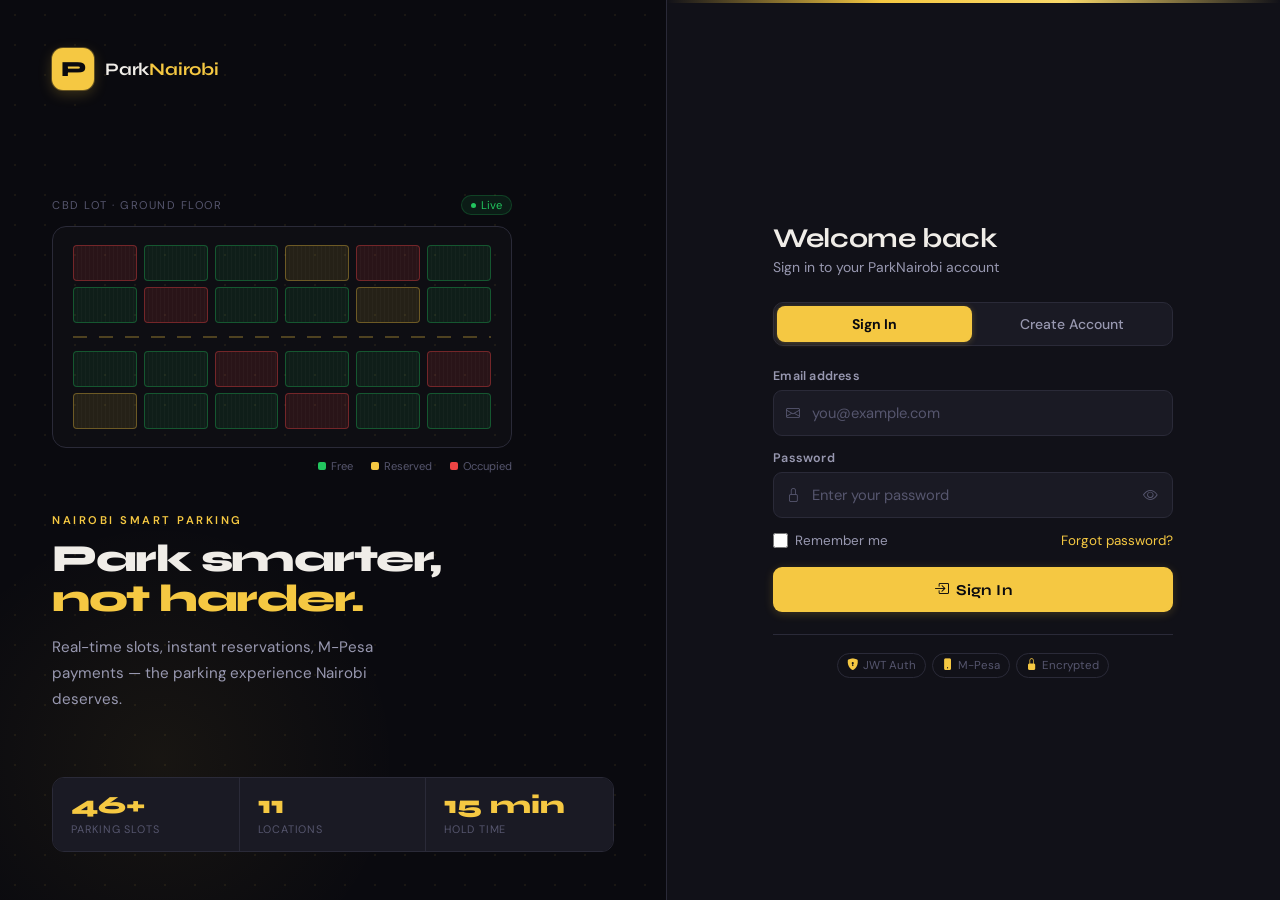
<file: index.html>
<!DOCTYPE html>
<html lang="en">
<head>
    <meta charset="UTF-8">
    <meta name="viewport" content="width=device-width, initial-scale=1.0">
    <title>ParkNairobi – Sign In</title>
    <link href="https://fonts.googleapis.com/css2?family=Syne:wght@400;600;700;800&family=DM+Sans:wght@300;400;500;600&display=swap" rel="stylesheet">
    <link href="https://cdn.jsdelivr.net/npm/bootstrap-icons@1.11.0/font/bootstrap-icons.css" rel="stylesheet">
    <style>
    /* ─── Design Tokens ─────────────────────────────────────────── */
    :root {
        --gold:      #F5C842;
        --gold-dim:  rgba(245,200,66,0.10);
        --gold-ring: rgba(245,200,66,0.22);

        --ink:       #0A0A0F;
        --surf:      #111118;
        --surf2:     #1A1A24;
        --surf3:     #22222F;

        --bdr:       #2a2a38;
        --bdr2:      #363648;

        --txt:       #F0EDE8;
        --txt2:      #9898B0;
        --txt3:      #56566e;

        --green:     #22c55e;
        --green-dim: rgba(34,197,94,0.10);
        --red:       #ef4444;
        --red-dim:   rgba(239,68,68,0.10);
        --amber:     #f59e0b;
    }

    /* ─── Reset ─────────────────────────────────────────────────── */
    *, *::before, *::after { margin: 0; padding: 0; box-sizing: border-box; }
    html { font-size: 16px; }
    body {
        font-family: 'DM Sans', system-ui, sans-serif;
        background: var(--ink);
        color: var(--txt);
        min-height: 100vh;
        display: flex;
        overflow: hidden;
        -webkit-font-smoothing: antialiased;
    }

    /* ─── LEFT PANEL ────────────────────────────────────────────── */
    .left {
        width: 52%;
        display: flex;
        flex-direction: column;
        padding: 48px 52px;
        position: relative;
        overflow: hidden;
        background: var(--ink);
    }

    /* Dot-grid texture */
    .left::before {
        content: '';
        position: absolute;
        inset: 0;
        background-image: radial-gradient(circle, rgba(245,200,66,0.07) 1px, transparent 1px);
        background-size: 30px 30px;
        pointer-events: none;
    }

    /* Gold glow – bottom-left only */
    .left::after {
        content: '';
        position: absolute;
        bottom: -100px;
        left: -80px;
        width: 480px;
        height: 480px;
        border-radius: 50%;
        background: radial-gradient(circle, rgba(245,200,66,0.06) 0%, transparent 70%);
        pointer-events: none;
    }

    /* Brand */
    .brand {
        display: flex;
        align-items: center;
        gap: 11px;
        position: relative;
        z-index: 1;
    }
    .brand-icon {
        width: 42px;
        height: 42px;
        background: var(--gold);
        border-radius: 11px;
        display: flex;
        align-items: center;
        justify-content: center;
        font-family: 'Syne', sans-serif;
        font-weight: 800;
        font-size: 1.35rem;
        color: var(--ink);
        box-shadow: 0 0 0 1px rgba(245,200,66,0.3), 0 4px 14px rgba(245,200,66,0.22);
    }
    .brand-name {
        font-family: 'Syne', sans-serif;
        font-weight: 700;
        font-size: 1.1rem;
        color: var(--txt);
        letter-spacing: -0.2px;
    }
    .brand-name em { color: var(--gold); font-style: normal; }

    /* Body (center) */
    .left-body {
        flex: 1;
        display: flex;
        flex-direction: column;
        justify-content: center;
        position: relative;
        z-index: 1;
        padding-top: 40px;
    }

    /* ── Parking-lot CSS art ── */
    .park-art {
        width: 100%;
        max-width: 460px;
        margin-bottom: 40px;
    }
    .art-top {
        display: flex;
        align-items: center;
        justify-content: space-between;
        margin-bottom: 11px;
    }
    .art-label {
        font-size: 0.7rem;
        color: var(--txt3);
        text-transform: uppercase;
        letter-spacing: 1.5px;
    }
    .live-badge {
        display: flex;
        align-items: center;
        gap: 5px;
        font-size: 0.7rem;
        color: var(--green);
        background: var(--green-dim);
        border: 1px solid rgba(34,197,94,0.22);
        border-radius: 20px;
        padding: 2px 9px;
    }
    .live-dot {
        width: 5px;
        height: 5px;
        background: var(--green);
        border-radius: 50%;
        animation: blink 1.6s ease-in-out infinite;
    }
    @keyframes blink { 0%,100%{opacity:1;} 50%{opacity:0.3;} }

    .art-grid {
        background: rgba(255,255,255,0.015);
        border: 1px solid var(--bdr);
        border-radius: 14px;
        padding: 18px 20px;
    }
    .art-section { display: flex; flex-direction: column; gap: 6px; }
    .art-row     { display: flex; gap: 7px; }

    .spot {
        flex: 1;
        height: 36px;
        border-radius: 4px;
        border: 1px solid var(--bdr);
        background: var(--surf2);
        position: relative;
        overflow: hidden;
        transition: background 0.7s ease, border-color 0.7s ease;
    }
    /* Vertical stripe texture inside each spot */
    .spot::after {
        content: '';
        position: absolute;
        inset: 0;
        background: repeating-linear-gradient(
            90deg,
            transparent 0, transparent 3px,
            rgba(255,255,255,0.025) 3px, rgba(255,255,255,0.025) 4px
        );
        pointer-events: none;
    }
    .spot.free     { background: rgba(34,197,94,0.09);  border-color: rgba(34,197,94,0.34); }
    .spot.taken    { background: rgba(239,68,68,0.12);  border-color: rgba(239,68,68,0.38); }
    .spot.reserved { background: rgba(245,200,66,0.10); border-color: rgba(245,200,66,0.34); }

    .art-lane {
        height: 24px;
        display: flex;
        align-items: center;
        margin: 2px 0;
    }
    .lane-dashes {
        flex: 1;
        height: 2px;
        background: repeating-linear-gradient(
            90deg,
            rgba(245,200,66,0.28) 0, rgba(245,200,66,0.28) 14px,
            transparent 14px, transparent 26px
        );
    }

    .art-legend {
        display: flex;
        gap: 18px;
        margin-top: 11px;
        justify-content: flex-end;
    }
    .legend-item {
        display: flex;
        align-items: center;
        gap: 5px;
        font-size: 0.7rem;
        color: var(--txt3);
    }
    .legend-dot {
        width: 8px;
        height: 8px;
        border-radius: 2px;
        flex-shrink: 0;
    }
    .legend-dot.free     { background: var(--green); }
    .legend-dot.taken    { background: var(--red);   }
    .legend-dot.reserved { background: var(--gold);  }

    /* Hero copy */
    .eyebrow {
        font-size: 0.7rem;
        text-transform: uppercase;
        letter-spacing: 2.5px;
        color: var(--gold);
        font-weight: 600;
        margin-bottom: 12px;
    }
    .headline {
        font-family: 'Syne', sans-serif;
        font-size: clamp(2.1rem, 3vw, 3.6rem);
        font-weight: 800;
        color: var(--txt);
        letter-spacing: -1.5px;
        line-height: 1.05;
        margin-bottom: 14px;
    }
    .headline span { color: var(--gold); }
    .subtext {
        font-size: 0.95rem;
        color: var(--txt2);
        line-height: 1.72;
        max-width: 360px;
    }

    /* Stats strip */
    .stats {
        position: relative;
        z-index: 1;
        display: grid;
        grid-template-columns: repeat(3, 1fr);
        border: 1px solid var(--bdr);
        border-radius: 12px;
        overflow: hidden;
    }
    .stat-cell {
        padding: 15px 18px;
        background: var(--surf2);
        border-right: 1px solid var(--bdr);
    }
    .stat-cell:last-child { border-right: none; }
    .stat-num {
        font-family: 'Syne', sans-serif;
        font-size: 1.55rem;
        font-weight: 800;
        color: var(--gold);
        line-height: 1;
    }
    .stat-lbl {
        font-size: 0.68rem;
        color: var(--txt3);
        text-transform: uppercase;
        letter-spacing: 0.8px;
        margin-top: 4px;
    }

    /* ─── RIGHT PANEL ───────────────────────────────────────────── */
    .right {
        width: 48%;
        background: var(--surf);
        border-left: 1px solid var(--bdr);
        display: flex;
        align-items: center;
        justify-content: center;
        padding: 48px 52px;
        position: relative;
    }

    /* Gold accent line at very top */
    .right::before {
        content: '';
        position: absolute;
        top: 0; left: 0; right: 0;
        height: 3px;
        background: linear-gradient(90deg, transparent, var(--gold) 35%, #f9d96a 65%, transparent);
    }

    .form-wrap {
        width: 100%;
        max-width: 400px;
    }

    .form-title {
        font-family: 'Syne', sans-serif;
        font-size: 1.7rem;
        font-weight: 700;
        color: var(--txt);
        letter-spacing: -0.4px;
        margin-bottom: 4px;
    }
    .form-sub {
        font-size: 0.875rem;
        color: var(--txt2);
        margin-bottom: 26px;
    }

    /* Tab switcher */
    .tabs {
        display: flex;
        background: var(--surf2);
        border: 1px solid var(--bdr);
        border-radius: 10px;
        padding: 3px;
        gap: 3px;
        margin-bottom: 22px;
    }
    .tab {
        flex: 1;
        padding: 9px;
        border: none;
        background: transparent;
        color: var(--txt2);
        font-family: 'DM Sans', sans-serif;
        font-size: 0.875rem;
        font-weight: 500;
        border-radius: 8px;
        cursor: pointer;
        transition: all 0.2s;
    }
    .tab.on {
        background: var(--gold);
        color: var(--ink);
        font-weight: 700;
        box-shadow: 0 1px 6px rgba(245,200,66,0.28);
    }

    /* Alert */
    .alert {
        display: none;
        align-items: center;
        gap: 8px;
        padding: 11px 14px;
        border-radius: 9px;
        font-size: 0.84rem;
        margin-bottom: 16px;
        animation: fadeDown 0.2s ease;
    }
    @keyframes fadeDown { from{opacity:0;transform:translateY(-5px)} to{opacity:1;transform:none} }
    .alert.error   { background: var(--red-dim);   border: 1px solid rgba(239,68,68,0.25);  color: #ff8088; display:flex; }
    .alert.success { background: var(--green-dim); border: 1px solid rgba(34,197,94,0.25);  color: #4ade80; display:flex; }

    /* Fields */
    .field { margin-bottom: 14px; }
    .field-label {
        display: block;
        font-size: 0.78rem;
        font-weight: 600;
        color: var(--txt2);
        margin-bottom: 6px;
        letter-spacing: 0.2px;
    }
    .f-wrap { position: relative; }

    .f-icon {
        position: absolute;
        left: 13px;
        top: 50%;
        transform: translateY(-50%);
        color: var(--txt3);
        font-size: 0.88rem;
        pointer-events: none;
        transition: color 0.2s;
        z-index: 1;
    }
    .f-wrap:focus-within .f-icon { color: var(--gold); }

    .f-input {
        width: 100%;
        padding: 12px 14px 12px 38px;
        background: var(--surf2);
        border: 1px solid var(--bdr);
        border-radius: 9px;
        color: var(--txt);
        font-family: 'DM Sans', sans-serif;
        font-size: 0.92rem;
        outline: none;
        transition: border-color 0.18s, box-shadow 0.18s;
        -webkit-appearance: none;
        appearance: none;
    }
    .f-input::placeholder { color: var(--txt3); }
    .f-input:focus {
        border-color: var(--gold);
        box-shadow: 0 0 0 3px var(--gold-dim);
    }
    .f-input.has-toggle { padding-right: 42px; }

    /* Eye toggle */
    .eye-btn {
        position: absolute;
        right: 11px;
        top: 50%;
        transform: translateY(-50%);
        background: none;
        border: none;
        color: var(--txt3);
        cursor: pointer;
        padding: 4px;
        font-size: 0.92rem;
        transition: color 0.18s;
        z-index: 1;
    }
    .eye-btn:hover { color: var(--txt2); }

    /* Password strength */
    .pw-strength {
        display: flex;
        gap: 4px;
        margin-top: 7px;
    }
    .pw-seg {
        flex: 1;
        height: 3px;
        border-radius: 2px;
        background: var(--bdr2);
        transition: background 0.3s;
    }
    .pw-seg.weak   { background: var(--red);   }
    .pw-seg.medium { background: var(--amber);  }
    .pw-seg.strong { background: var(--green);  }

    /* Remember / Forgot row */
    .form-row {
        display: flex;
        align-items: center;
        justify-content: space-between;
        margin-bottom: 18px;
    }
    .check-label {
        display: flex;
        align-items: center;
        gap: 7px;
        cursor: pointer;
        user-select: none;
        font-size: 0.84rem;
        color: var(--txt2);
    }
    .check-label input[type=checkbox] {
        width: 15px;
        height: 15px;
        accent-color: var(--gold);
        cursor: pointer;
    }
    .link {
        font-size: 0.84rem;
        color: var(--gold);
        text-decoration: none;
        transition: opacity 0.18s;
    }
    .link:hover { opacity: 0.7; }

    /* CTA button */
    .cta {
        width: 100%;
        padding: 13.5px;
        background: var(--gold);
        border: none;
        border-radius: 9px;
        color: var(--ink);
        font-family: 'Syne', sans-serif;
        font-size: 0.95rem;
        font-weight: 700;
        letter-spacing: 0.1px;
        cursor: pointer;
        display: flex;
        align-items: center;
        justify-content: center;
        gap: 7px;
        transition: background 0.18s, transform 0.14s, box-shadow 0.18s;
        box-shadow: 0 2px 10px rgba(245,200,66,0.2);
    }
    .cta:hover  { background: #e8b830; transform: translateY(-1px); box-shadow: 0 6px 20px rgba(245,200,66,0.3); }
    .cta:active { transform: translateY(0); box-shadow: none; }
    .cta:disabled { opacity: 0.65; pointer-events: none; }

    /* Footer */
    .form-footer {
        display: flex;
        align-items: center;
        justify-content: center;
        gap: 6px;
        margin-top: 22px;
        padding-top: 18px;
        border-top: 1px solid var(--bdr);
    }
    .trust-chip {
        display: flex;
        align-items: center;
        gap: 4px;
        font-size: 0.72rem;
        color: var(--txt3);
        padding: 4px 9px;
        border: 1px solid var(--bdr);
        border-radius: 20px;
    }
    .trust-chip i { color: var(--gold); font-size: 0.72rem; }

    /* ─── Responsive ─────────────────────────────────────────────── */
    @media (max-width: 820px) {
        body { flex-direction: column; overflow-y: auto; }
        .left  { width: 100%; padding: 36px 28px 32px; }
        .right { width: 100%; border-left: none; border-top: 1px solid var(--bdr); padding: 36px 24px 48px; }
        .headline { font-size: 2.3rem; }
        .park-art { display: none; }
    }

    /* ─── Util ──────────────────────────────────────────────────── */
    @keyframes spin { to { transform: rotate(360deg); } }
    .spinner {
        display: inline-block;
        width: 14px; height: 14px;
        border: 2.5px solid rgba(0,0,0,0.18);
        border-top-color: var(--ink);
        border-radius: 50%;
        animation: spin 0.6s linear infinite;
        vertical-align: middle;
    }
    </style>
</head>
<body>

<!-- ═══════════════════════  LEFT  ═══════════════════════ -->
<div class="left">

    <div class="brand">
        <div class="brand-icon">P</div>
        <div class="brand-name">Park<em>Nairobi</em></div>
    </div>

    <div class="left-body">

        <!-- Parking lot art -->
        <div class="park-art">
            <div class="art-top">
                <span class="art-label">CBD Lot · Ground Floor</span>
                <span class="live-badge"><span class="live-dot"></span>Live</span>
            </div>
            <div class="art-grid">
                <div class="art-section">
                    <div class="art-row">
                        <div class="spot taken"    id="s1"></div>
                        <div class="spot free"     id="s2"></div>
                        <div class="spot free"     id="s3"></div>
                        <div class="spot reserved" id="s4"></div>
                        <div class="spot taken"    id="s5"></div>
                        <div class="spot free"     id="s6"></div>
                    </div>
                    <div class="art-row">
                        <div class="spot free"     id="s7"></div>
                        <div class="spot taken"    id="s8"></div>
                        <div class="spot free"     id="s9"></div>
                        <div class="spot free"     id="s10"></div>
                        <div class="spot reserved" id="s11"></div>
                        <div class="spot free"     id="s12"></div>
                    </div>
                </div>
                <div class="art-lane"><div class="lane-dashes"></div></div>
                <div class="art-section">
                    <div class="art-row">
                        <div class="spot free"     id="s13"></div>
                        <div class="spot free"     id="s14"></div>
                        <div class="spot taken"    id="s15"></div>
                        <div class="spot free"     id="s16"></div>
                        <div class="spot free"     id="s17"></div>
                        <div class="spot taken"    id="s18"></div>
                    </div>
                    <div class="art-row">
                        <div class="spot reserved" id="s19"></div>
                        <div class="spot free"     id="s20"></div>
                        <div class="spot free"     id="s21"></div>
                        <div class="spot taken"    id="s22"></div>
                        <div class="spot free"     id="s23"></div>
                        <div class="spot free"     id="s24"></div>
                    </div>
                </div>
            </div>
            <div class="art-legend">
                <div class="legend-item"><div class="legend-dot free"></div>Free</div>
                <div class="legend-item"><div class="legend-dot reserved"></div>Reserved</div>
                <div class="legend-item"><div class="legend-dot taken"></div>Occupied</div>
            </div>
        </div>

        <p class="eyebrow">Nairobi Smart Parking</p>
        <h1 class="headline">Park smarter,<br><span>not harder.</span></h1>
        <p class="subtext">Real-time slots, instant reservations, M-Pesa payments — the parking experience Nairobi deserves.</p>
    </div>

    <div class="stats">
        <div class="stat-cell">
            <div class="stat-num">46+</div>
            <div class="stat-lbl">Parking Slots</div>
        </div>
        <div class="stat-cell">
            <div class="stat-num">11</div>
            <div class="stat-lbl">Locations</div>
        </div>
        <div class="stat-cell">
            <div class="stat-num">15 min</div>
            <div class="stat-lbl">Hold Time</div>
        </div>
    </div>

</div>

<!-- ═══════════════════════  RIGHT  ══════════════════════ -->
<div class="right">
    <div class="form-wrap">

        <h2 class="form-title" id="formTitle">Welcome back</h2>
        <p class="form-sub"   id="formSub">Sign in to your ParkNairobi account</p>

        <div class="tabs">
            <button class="tab on" id="tabLogin"    onclick="showTab('login')">Sign In</button>
            <button class="tab"    id="tabRegister" onclick="showTab('register')">Create Account</button>
        </div>

        <div class="alert" id="alert">
            <i class="bi bi-exclamation-circle-fill"></i>
            <span id="alertMsg"></span>
        </div>

        <!-- LOGIN -->
        <div id="loginForm">
            <div class="field">
                <label class="field-label" for="loginEmail">Email address</label>
                <div class="f-wrap">
                    <input class="f-input" type="email" id="loginEmail"
                           placeholder="you@example.com" autocomplete="email">
                    <i class="bi bi-envelope f-icon"></i>
                </div>
            </div>
            <div class="field">
                <label class="field-label" for="loginPw">Password</label>
                <div class="f-wrap">
                    <input class="f-input has-toggle" type="password" id="loginPw"
                           placeholder="Enter your password" autocomplete="current-password"
                           onkeydown="if(event.key==='Enter')login()">
                    <i class="bi bi-lock f-icon"></i>
                    <button class="eye-btn" type="button"
                            onclick="togglePw('loginPw',this)" tabindex="-1">
                        <i class="bi bi-eye"></i>
                    </button>
                </div>
            </div>
            <div class="form-row">
                <label class="check-label">
                    <input type="checkbox" id="remember"> Remember me
                </label>
                <a href="#" class="link" onclick="return false">Forgot password?</a>
            </div>
            <button class="cta" id="loginBtn" onclick="login()">
                <i class="bi bi-box-arrow-in-right"></i> Sign In
            </button>
        </div>

        <!-- REGISTER -->
        <div id="registerForm" style="display:none">
            <div class="field">
                <label class="field-label" for="regName">Full name</label>
                <div class="f-wrap">
                    <input class="f-input" type="text" id="regName"
                           placeholder="John Doe" autocomplete="name">
                    <i class="bi bi-person f-icon"></i>
                </div>
            </div>
            <div class="field">
                <label class="field-label" for="regEmail">Email address</label>
                <div class="f-wrap">
                    <input class="f-input" type="email" id="regEmail"
                           placeholder="you@example.com" autocomplete="email">
                    <i class="bi bi-envelope f-icon"></i>
                </div>
            </div>
            <div class="field">
                <label class="field-label" for="regPhone">Phone number</label>
                <div class="f-wrap">
                    <input class="f-input" type="tel" id="regPhone"
                           placeholder="0712 345 678" autocomplete="tel">
                    <i class="bi bi-phone f-icon"></i>
                </div>
            </div>
            <div class="field">
                <label class="field-label" for="regPw">Password</label>
                <div class="f-wrap">
                    <input class="f-input has-toggle" type="password" id="regPw"
                           placeholder="Min. 8 characters" autocomplete="new-password"
                           oninput="checkStrength(this.value)"
                           onkeydown="if(event.key==='Enter')register()">
                    <i class="bi bi-lock f-icon"></i>
                    <button class="eye-btn" type="button"
                            onclick="togglePw('regPw',this)" tabindex="-1">
                        <i class="bi bi-eye"></i>
                    </button>
                </div>
                <div class="pw-strength">
                    <div class="pw-seg" id="ps1"></div>
                    <div class="pw-seg" id="ps2"></div>
                    <div class="pw-seg" id="ps3"></div>
                    <div class="pw-seg" id="ps4"></div>
                </div>
            </div>
            <button class="cta" id="registerBtn" onclick="register()" style="margin-top:4px">
                <i class="bi bi-person-plus"></i> Create Account
            </button>
        </div>

        <div class="form-footer">
            <div class="trust-chip"><i class="bi bi-shield-lock-fill"></i> JWT Auth</div>
            <div class="trust-chip"><i class="bi bi-phone-fill"></i> M-Pesa</div>
            <div class="trust-chip"><i class="bi bi-lock-fill"></i> Encrypted</div>
        </div>

    </div>
</div>

<script src="js/config.js"></script>
<script src="js/api.js"></script>
<script>
if (getToken()) {
    const u = getUser();
    location.href = u && u.role === 'ADMIN' ? 'admin.html' : 'dashboard.html';
}

/* ── Tabs ── */
function showTab(t) {
    const login = t === 'login';
    document.getElementById('loginForm').style.display    = login ? '' : 'none';
    document.getElementById('registerForm').style.display = login ? 'none' : '';
    document.getElementById('tabLogin').classList.toggle('on', login);
    document.getElementById('tabRegister').classList.toggle('on', !login);
    document.getElementById('formTitle').textContent = login ? 'Welcome back'    : 'Create account';
    document.getElementById('formSub').textContent   = login ? 'Sign in to your ParkNairobi account' : "Join ParkNairobi — it's free";
    hideAlert();
}

/* ── Password toggle ── */
function togglePw(id, btn) {
    const inp  = document.getElementById(id);
    const show = inp.type === 'password';
    inp.type = show ? 'text' : 'password';
    btn.querySelector('i').className = show ? 'bi bi-eye-slash' : 'bi bi-eye';
}

/* ── Password strength ── */
function checkStrength(v) {
    let score = 0;
    if (v.length >= 8)           score++;
    if (/[A-Z]/.test(v))        score++;
    if (/[0-9]/.test(v))        score++;
    if (/[^A-Za-z0-9]/.test(v)) score++;
    const cls = score <= 2 ? 'weak' : score === 3 ? 'medium' : 'strong';
    for (let i = 1; i <= 4; i++) {
        document.getElementById('ps' + i).className = 'pw-seg ' + (i <= score ? cls : '');
    }
}

/* ── Alert ── */
function showAlert(msg, type = 'error') {
    const el = document.getElementById('alert');
    el.className = 'alert ' + type;
    document.getElementById('alertMsg').textContent = msg;
    el.style.display = 'flex';
}
function hideAlert() { document.getElementById('alert').style.display = 'none'; }

/* ── Button loading ── */
function setBtn(id, loading, html) {
    const btn = document.getElementById(id);
    btn.disabled = loading;
    btn.innerHTML = loading
        ? '<span class="spinner"></span>&nbsp;Please wait…'
        : html;
}

/* ── Login ── */
async function login() {
    const email = document.getElementById('loginEmail').value.trim();
    const pw    = document.getElementById('loginPw').value;
    if (!email || !pw) { showAlert('Please fill in all fields'); return; }
    hideAlert();
    setBtn('loginBtn', true, '');
    try {
        const res  = await fetch(`${API_BASE}/api/auth/login`, {
            method: 'POST',
            headers: { 'Content-Type': 'application/json' },
            body: JSON.stringify({ email, password: pw })
        });
        const data = await res.json();
        if (data.success || data.token) {
            const user = saveUserFromResponse(data);
            showAlert('Signed in! Redirecting…', 'success');
            setTimeout(() => location.href = user.role === 'ADMIN' ? 'admin.html' : 'dashboard.html', 800);
        } else {
            showAlert(data.message || 'Invalid email or password');
            setBtn('loginBtn', false, '<i class="bi bi-box-arrow-in-right"></i> Sign In');
        }
    } catch {
        showAlert('Cannot reach server — is Spring Boot running on :8080?');
        setBtn('loginBtn', false, '<i class="bi bi-box-arrow-in-right"></i> Sign In');
    }
}

/* ── Register ── */
async function register() {
    const fullName = document.getElementById('regName').value.trim();
    const email    = document.getElementById('regEmail').value.trim();
    const phone    = document.getElementById('regPhone').value.trim();
    const password = document.getElementById('regPw').value;
    if (!fullName || !email || !phone || !password) { showAlert('Please fill in all fields'); return; }
    if (!email.includes('@')) { showAlert('Enter a valid email address'); return; }
    if (password.length < 8)  { showAlert('Password must be at least 8 characters'); return; }
    hideAlert();
    setBtn('registerBtn', true, '');
    try {
        const res  = await fetch(`${API_BASE}/api/auth/register`, {
            method: 'POST',
            headers: { 'Content-Type': 'application/json' },
            body: JSON.stringify({ fullName, email, phone, password })
        });
        const data = await res.json();
        if (data.success || data.token) {
            saveUserFromResponse(data);
            showAlert('Account created! Redirecting…', 'success');
            setTimeout(() => location.href = 'dashboard.html', 800);
        } else {
            showAlert(data.message || 'Registration failed. Try a different email.');
            setBtn('registerBtn', false, '<i class="bi bi-person-plus"></i> Create Account');
        }
    } catch {
        showAlert('Cannot reach server — is Spring Boot running on :8080?');
        setBtn('registerBtn', false, '<i class="bi bi-person-plus"></i> Create Account');
    }
}

/* ── Animate parking art (simulates live feed) ── */
const pool = ['free','free','free','free','taken','reserved'];
function tick() {
    const n   = Math.floor(Math.random() * 24) + 1;
    const el  = document.getElementById('s' + n);
    if (el) el.className = 'spot ' + pool[Math.floor(Math.random() * pool.length)];
}
setInterval(tick, 2200);
</script>
</body>
</html>
</file>
